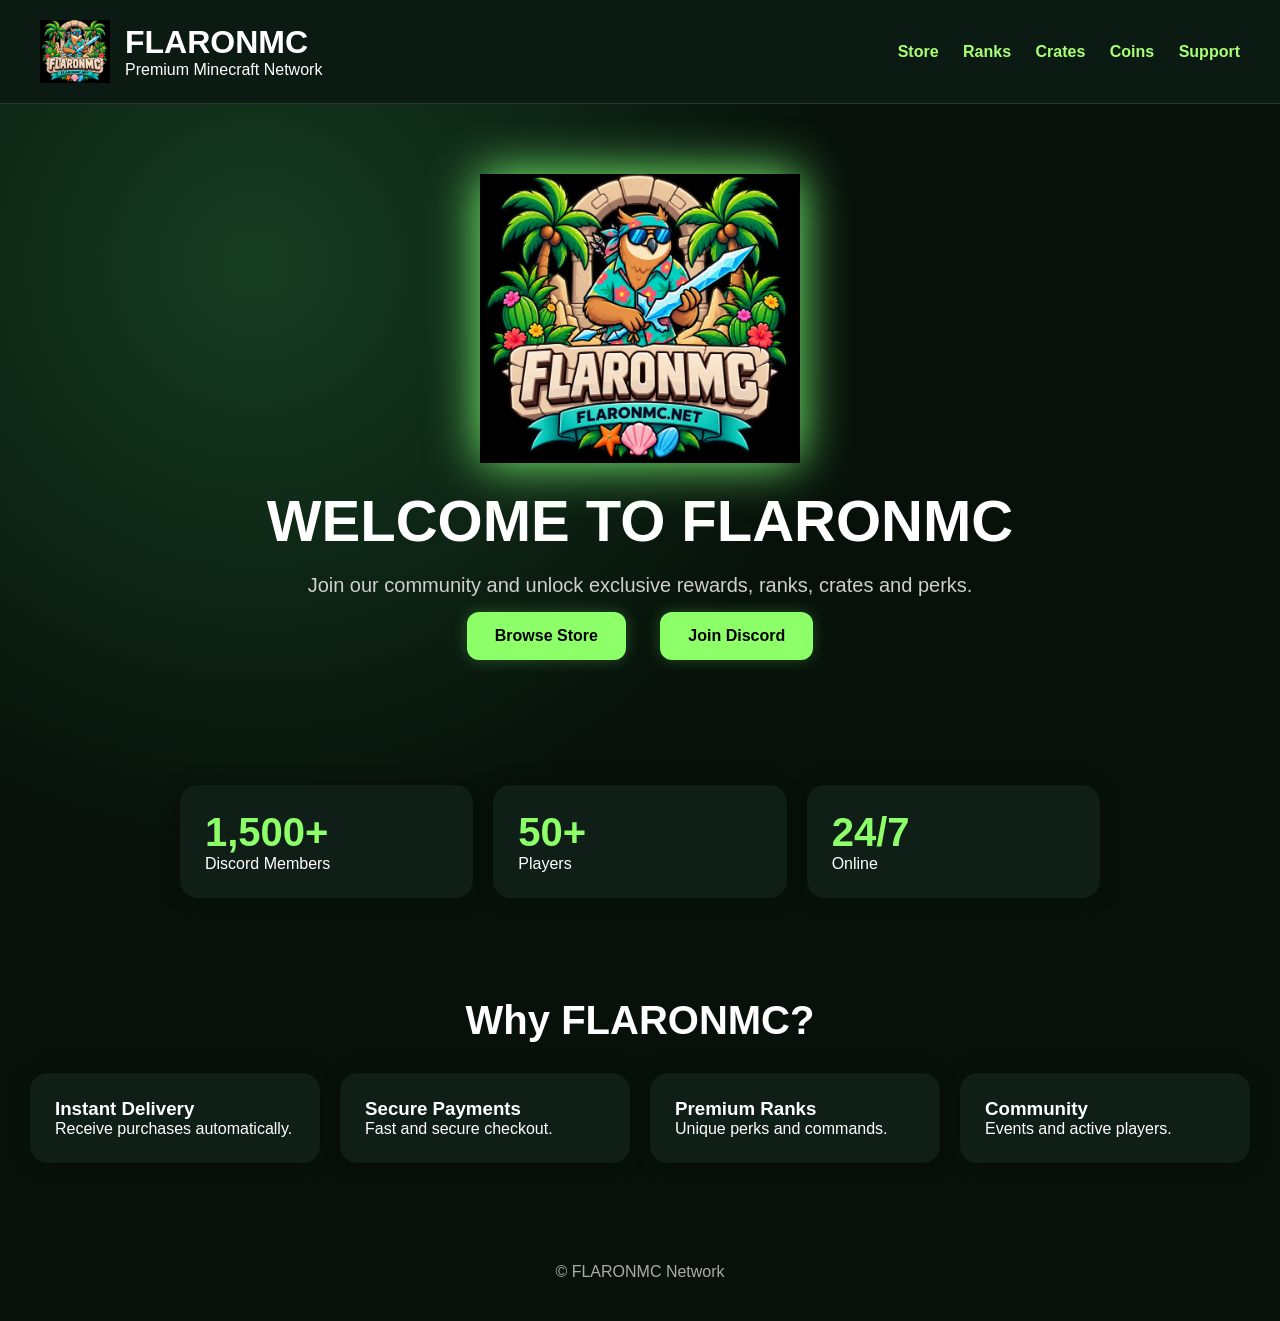
<file: index.html>
<!DOCTYPE html>
<html lang="en">
<head>
<meta charset="UTF-8">
<meta name="viewport" content="width=device-width, initial-scale=1.0">
<title>FLARONMC Network</title>
<link rel="stylesheet" href="style.css">
</head>
<body>
<div class="particles"></div>

<header>
<div class="brand">
<img src="logo.png" alt="FLARONMC">
<div>
<h1>FLARONMC</h1>
<p>Premium Minecraft Network</p>
</div>
</div>
<nav>
<a href="store.html">Store</a>
<a href="#">Ranks</a>
<a href="#">Crates</a>
<a href="#">Coins</a>
<a href="#">Support</a>
</nav>
</header>

<section class="hero">
<img class="hero-logo" src="logo.png">
<h2>WELCOME TO FLARONMC</h2>
<p>Join our community and unlock exclusive rewards, ranks, crates and perks.</p>
<div class="buttons">
<a href="#">Browse Store</a>
<a href="https://discord.gg/mZcaNwU9by">Join Discord</a>
</div>
</section>

<section class="stats">
<div><h3>1,500+</h3><p>Discord Members</p></div>
<div><h3>50+</h3><p>Players</p></div>
<div><h3>24/7</h3><p>Online</p></div>
</section>

<section class="features">
<h2>Why FLARONMC?</h2>
<div class="grid">
<div class="card"><h3>Instant Delivery</h3><p>Receive purchases automatically.</p></div>
<div class="card"><h3>Secure Payments</h3><p>Fast and secure checkout.</p></div>
<div class="card"><h3>Premium Ranks</h3><p>Unique perks and commands.</p></div>
<div class="card"><h3>Community</h3><p>Events and active players.</p></div>
</div>
</section>

<footer>© FLARONMC Network</footer>
</body>
</html>
</file>
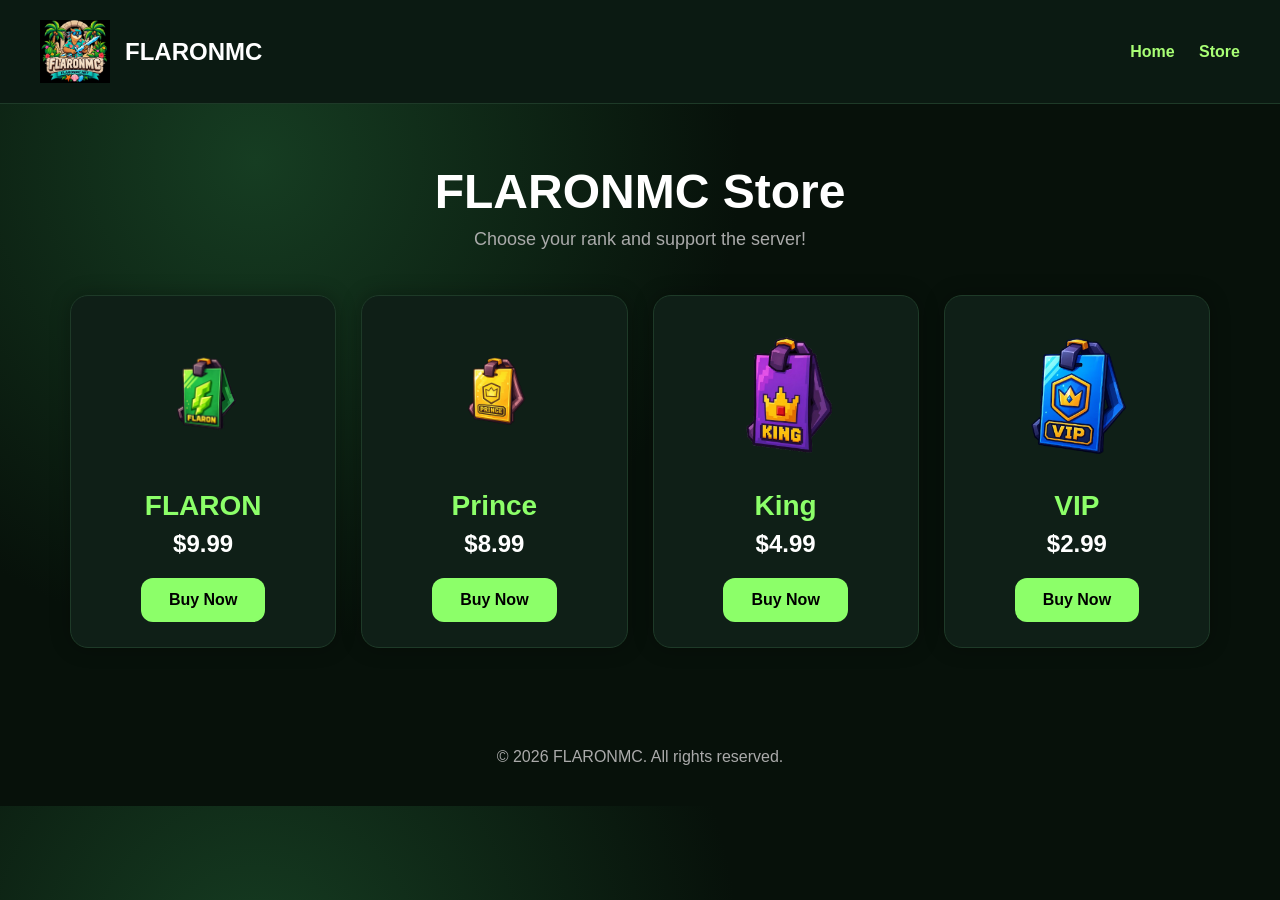
<file: store.html>
<!DOCTYPE html>
<html lang="en">
<head>
    <meta charset="UTF-8">
    <meta name="viewport" content="width=device-width, initial-scale=1.0">
    <title>Store | FLARONMC</title>
    <link rel="stylesheet" href="style.css">

    <style>
        .store {
            padding: 60px 30px;
            max-width: 1200px;
            margin: auto;
        }

        .store-title {
            text-align: center;
            font-size: 48px;
            margin-bottom: 10px;
        }

        .store-subtitle {
            text-align: center;
            color: #aaa;
            margin-bottom: 45px;
            font-size: 18px;
        }

        .store-grid {
            display: grid;
            grid-template-columns: repeat(auto-fit, minmax(220px, 1fr));
            gap: 25px;
        }

        .rank-card {
            background: #0f1f17;
            border: 1px solid #1e3a28;
            border-radius: 18px;
            padding: 25px;
            text-align: center;
            box-shadow: 0 0 20px rgba(0,0,0,.3);
            transition: .3s;
        }

        .rank-card:hover {
            transform: translateY(-8px);
            box-shadow: 0 0 30px rgba(140,255,105,.15);
        }

        .rank-card img {
            width: 150px;
            height: 150px;
            object-fit: contain;
            margin-bottom: 15px;
        }

        .rank-card h2 {
            color: #8cff69;
            font-size: 28px;
            margin-bottom: 8px;
        }

        .price {
            font-size: 24px;
            font-weight: bold;
            margin-bottom: 20px;
        }

        .buy-btn {
            display: inline-block;
            padding: 13px 28px;
            border-radius: 12px;
            background: #8cff69;
            color: black;
            text-decoration: none;
            font-weight: bold;
            transition: .3s;
        }

        .buy-btn:hover {
            background: #a5ff8c;
            transform: scale(1.05);
        }

        @media(max-width:700px) {
            .store-title {
                font-size: 36px;
            }
        }
    </style>
</head>

<body>

<header>
    <div class="brand">
        <img src="logo.png" alt="FLARONMC">
        <h2>FLARONMC</h2>
    </div>

    <nav>
        <a href="index.html">Home</a>
        <a href="store.html">Store</a>
    </nav>
</header>

    
<section class="store">

    <h1 class="store-title">FLARONMC Store</h1>
    <p class="store-subtitle">
        Choose your rank and support the server!
    </p>

    <div class="store-grid">

        <!-- FLARON -->
        <div class="rank-card">
            <img src="24135-removebg-preview_2.png" alt="FLARON">
            <h2>FLARON</h2>
            <div class="price">$9.99</div>
            <a class="buy-btn"
               href="https://discord.gg/5bjtzsGy2"
               target="_blank">
                Buy Now
            </a>
        </div>

        <!-- Prince -->
        <div class="rank-card">
            <img src="file_00000000324881f4a665612c5bbc4cdd.png" alt="Prince">
            <h2>Prince</h2>
            <div class="price">$8.99</div>
            <a class="buy-btn"
               href="https://discord.gg/5bjtzsGy2"
               target="_blank">
                Buy Now
            </a>
        </div>

        <!-- King -->
        <div class="rank-card">
            <img src="24130-removebg-preview.png" alt="King">
            <h2>King</h2>
            <div class="price">$4.99</div>
            <a class="buy-btn"
               href="https://discord.gg/5bjtzsGy2"
               target="_blank">
                Buy Now
            </a>
        </div>

        <!-- VIP -->
        <div class="rank-card">
            <img src="24140-removebg-preview.png" alt="VIP">
            <h2>VIP</h2>
            <div class="price">$2.99</div>
            <a class="buy-btn"
               href="https://discord.gg/5bjtzsGy2"
               target="_blank">
                Buy Now
            </a>
        </div>

    </div>
</section>

<footer>
    © 2026 FLARONMC. All rights reserved.
</footer>

</body>
</html>
</file>
<file: style.css>
*{margin:0;padding:0;box-sizing:border-box}
body{
font-family:Arial,sans-serif;
background:#07110a;
color:white;
background-image:radial-gradient(circle at 20% 20%,#163d22 0,#07110a 40%);
}
header{
display:flex;justify-content:space-between;align-items:center;
padding:20px 40px;background:#0b1a12;border-bottom:1px solid #1e3a28;
}
.brand{display:flex;align-items:center;gap:15px}
.brand img{width:70px}
nav a{
color:#a9ff75;text-decoration:none;margin-left:20px;font-weight:bold;
}
.hero{text-align:center;padding:70px 20px}
.hero-logo{width:320px;max-width:90%;filter:drop-shadow(0 0 25px #7cff75)}
.hero h2{font-size:58px;margin:20px 0}
.hero p{max-width:700px;margin:auto;font-size:20px;color:#cfcfcf}
.buttons a{
display:inline-block;margin:15px;padding:15px 28px;border-radius:12px;
background:#8cff69;color:black;text-decoration:none;font-weight:bold;
}
.stats{
display:grid;grid-template-columns:repeat(3,1fr);gap:20px;
padding:40px;max-width:1000px;margin:auto;
}
.stats div,.card{
background:#0f1f17;padding:25px;border-radius:18px;
box-shadow:0 0 20px rgba(0,0,0,.3);
}
.stats h3{font-size:40px;color:#8cff69}
.features{padding:60px 30px}
.features h2{text-align:center;margin-bottom:30px;font-size:40px}
.grid{display:grid;grid-template-columns:repeat(auto-fit,minmax(220px,1fr));gap:20px}
.card:hover{transform:translateY(-8px);transition:.3s}
footer{text-align:center;padding:40px;color:#aaa}
@media(max-width:700px){
header{flex-direction:column;gap:15px}
.hero h2{font-size:36px}
.stats{grid-template-columns:1fr}
}


/* Smooth Animations */
html{
scroll-behavior:smooth;
}

body{
animation:fadeInBody 1s ease;
}

@keyframes fadeInBody{
from{opacity:0}
to{opacity:1}
}

.brand img{
animation:logoFloat 4s ease-in-out infinite;
transition:.3s;
}

.brand img:hover{
transform:scale(1.08);
}

@keyframes logoFloat{
0%,100%{transform:translateY(0)}
50%{transform:translateY(-8px)}
}

.hero-logo{
animation:heroFloat 5s ease-in-out infinite;
}

@keyframes heroFloat{
0%,100%{transform:translateY(0)}
50%{transform:translateY(-15px)}
}

nav a{
transition:.25s ease;
}

nav a:hover{
transform:translateY(-2px);
text-shadow:0 0 10px #7cff75;
}

.buttons a{
transition:.3s ease;
box-shadow:0 0 15px rgba(124,255,117,.25);
}

.buttons a:hover{
transform:translateY(-4px) scale(1.04);
box-shadow:0 0 25px rgba(124,255,117,.6);
}

.stats div,.card{
transition:.3s ease;
}

.stats div:hover,.card:hover{
transform:translateY(-8px);
}

.features,.stats,.hero{
animation:slideUp .8s ease;
}


@keyframes slideUp{
from{
opacity:0;
transform:translateY(25px);
}
to{
opacity:1;
transform:translateY(0);
}
}
</file>
